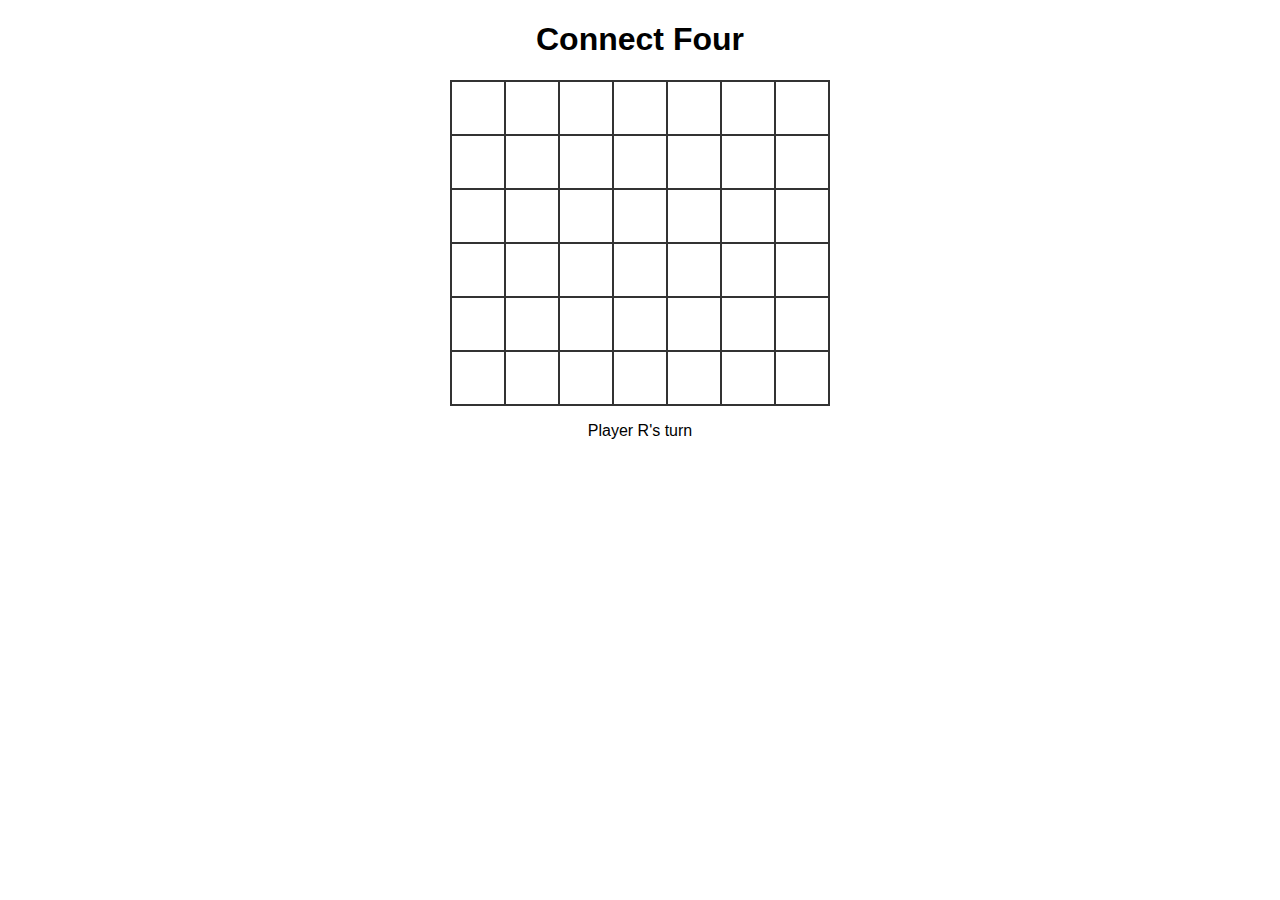
<file: games/connect four/index.html>
<!DOCTYPE html>
<html lang="en">
<head>
  <meta charset="UTF-8">
  <title>Connect Four</title>
  <style>
    body { font-family: Arial; text-align: center; margin-top: 20px; }
    table { border-collapse: collapse; margin: 0 auto; }
    td {
      width: 50px;
      height: 50px;
      border: 2px solid #333;
      vertical-align: middle;
      text-align: center;
      font-size: 1.5em;
      cursor: pointer;
    }
  </style>
</head>
<body>
  <h1>Connect Four</h1>
  <table id="board"></table>
  <p id="message"></p>
  <script>
    const ROWS = 6, COLS = 7;
    let board = Array.from({ length: ROWS }, () => Array(COLS).fill(''));
    let currentPlayer = 'R';
    const messageEl = document.getElementById('message');
    const table = document.getElementById('board');

    function createBoard() {
      table.innerHTML = '';
      for (let r = 0; r < ROWS; r++) {
        const row = document.createElement('tr');
        for (let c = 0; c < COLS; c++) {
          const cell = document.createElement('td');
          cell.dataset.col = c;
          cell.dataset.row = r;
          cell.innerText = board[r][c];
          cell.addEventListener('click', () => dropPiece(c));
          row.appendChild(cell);
        }
        table.appendChild(row);
      }
    }

    function dropPiece(col) {
      for (let r = ROWS - 1; r >= 0; r--) {
        if (board[r][col] === '') {
          board[r][col] = currentPlayer;
          if (checkWin(r, col)) {
            messageEl.innerText = "Player " + currentPlayer + " wins!";
            // Optionally remove further click events
          } else {
            currentPlayer = currentPlayer === 'R' ? 'Y' : 'R';
            messageEl.innerText = "Player " + currentPlayer + "'s turn";
          }
          createBoard();
          break;
        }
      }
    }

    function checkWin(row, col) {
      const directions = [
        { dr: 0, dc: 1 },
        { dr: 1, dc: 0 },
        { dr: 1, dc: 1 },
        { dr: 1, dc: -1 }
      ];
      const player = board[row][col];
      for (let { dr, dc } of directions) {
        let count = 1;
        for (let d = 1; d < 4; d++) {
          let r = row + dr * d, c = col + dc * d;
          if (r >= 0 && r < ROWS && c >= 0 && c < COLS && board[r][c] === player) count++;
          else break;
        }
        for (let d = 1; d < 4; d++) {
          let r = row - dr * d, c = col - dc * d;
          if (r >= 0 && r < ROWS && c >= 0 && c < COLS && board[r][c] === player) count++;
          else break;
        }
        if (count >= 4) return true;
      }
      return false;
    }

    createBoard();
    messageEl.innerText = "Player " + currentPlayer + "'s turn";
  </script>
</body>
</html>
</file>
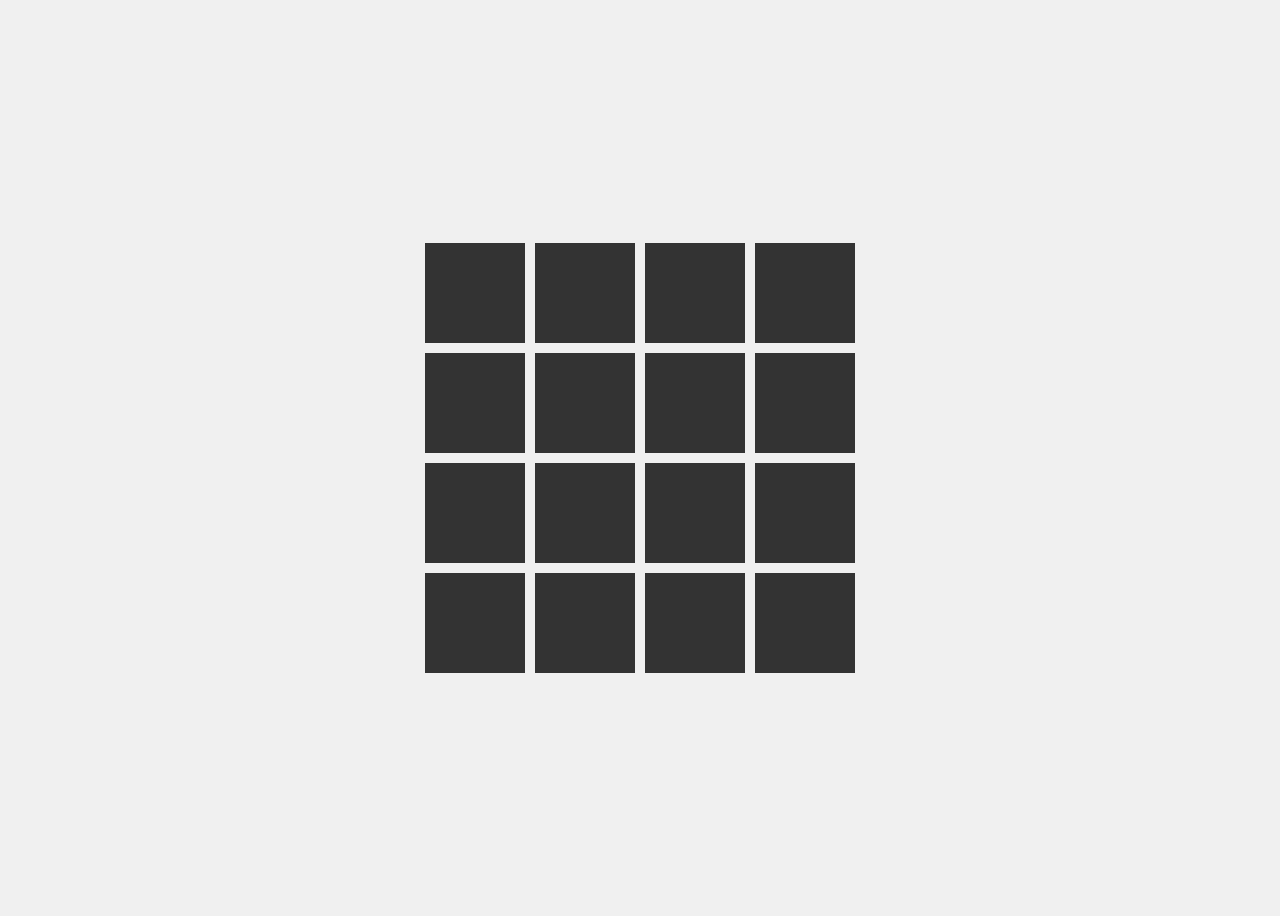
<file: games/memory/index.html>
<!DOCTYPE html>
<html lang="en">
<head>
  <meta charset="UTF-8">
  <title>Memory Game</title>
  <style>
    body {
      font-family: Arial, sans-serif;
      display: flex;
      justify-content: center;
      align-items: center;
      height: 100vh;
      background: #f0f0f0;
    }
    #game {
      display: grid;
      grid-template-columns: repeat(4, 100px);
      grid-gap: 10px;
    }
    .card {
      width: 100px;
      height: 100px;
      background: #333;
      color: white;
      font-size: 2em;
      display: flex;
      justify-content: center;
      align-items: center;
      cursor: pointer;
    }
    .card.flipped {
      background: #fff;
      color: #333;
    }
  </style>
</head>
<body>
  <div id="game"></div>
  <script>
    const symbols = ['A', 'B', 'C', 'D', 'E', 'F', 'G', 'H'];
    // Duplicate and shuffle
    let deck = symbols.concat(symbols).sort(() => Math.random() - 0.5);
    const gameDiv = document.getElementById('game');
    let flippedCards = [];

    deck.forEach((symbol, index) => {
      const card = document.createElement('div');
      card.className = 'card';
      card.dataset.symbol = symbol;
      card.dataset.index = index;
      card.addEventListener('click', flipCard);
      gameDiv.appendChild(card);
    });

    function flipCard() {
      if (this.classList.contains('flipped') || flippedCards.length === 2) return;
      this.classList.add('flipped');
      this.innerText = this.dataset.symbol;
      flippedCards.push(this);
      if (flippedCards.length === 2) {
        setTimeout(checkMatch, 800);
      }
    }

    function checkMatch() {
      const [card1, card2] = flippedCards;
      if (card1.dataset.symbol !== card2.dataset.symbol) {
        card1.classList.remove('flipped');
        card1.innerText = '';
        card2.classList.remove('flipped');
        card2.innerText = '';
      }
      flippedCards = [];
    }
  </script>
</body>
</html>
</file>
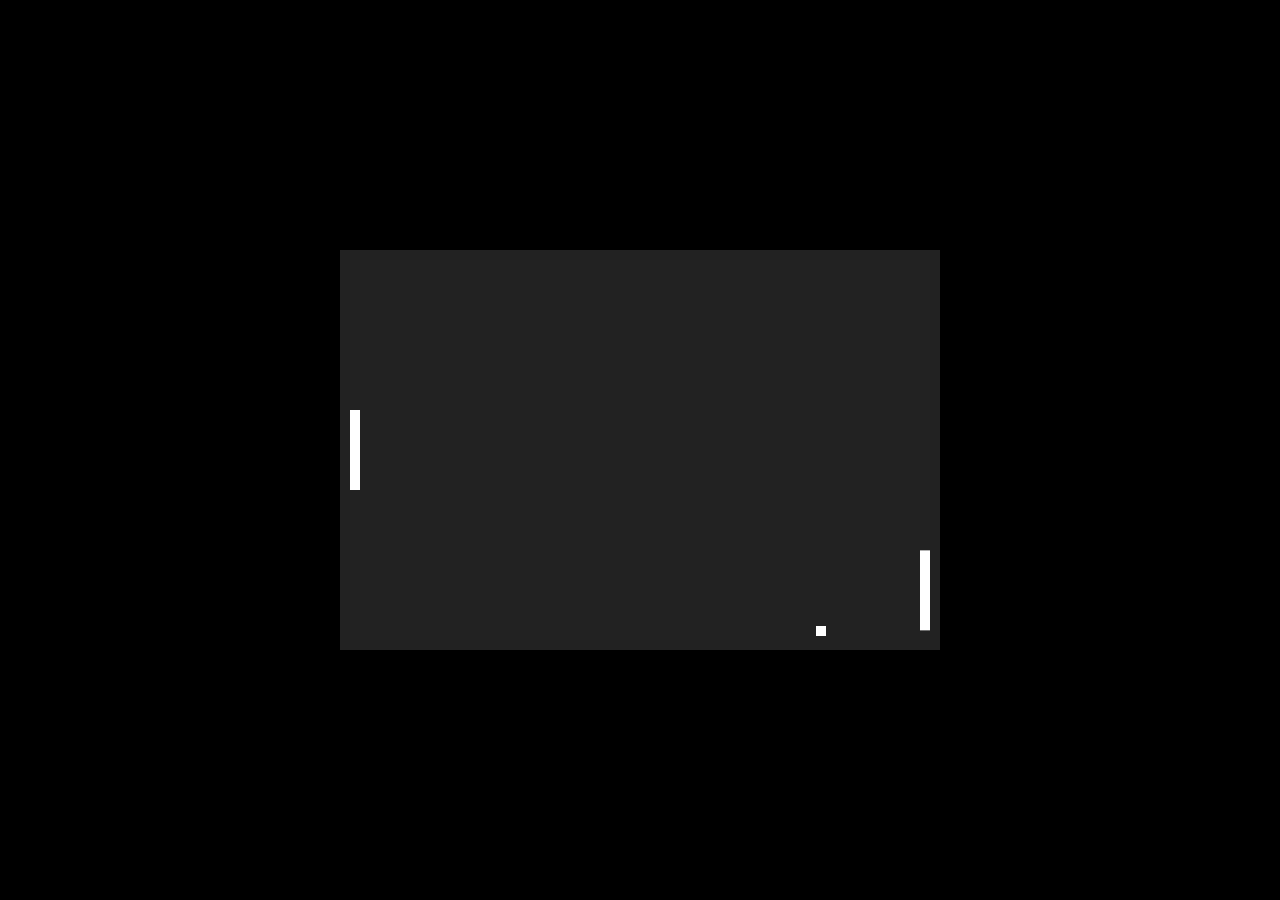
<file: games/pong/index.html>
<!DOCTYPE html>
<html lang="en">
<head>
  <meta charset="UTF-8">
  <title>Pong Game</title>
  <style>
    body {
      margin: 0;
      background: #000;
      display: flex;
      justify-content: center;
      align-items: center;
      height: 100vh;
    }
    canvas { background: #222; }
  </style>
</head>
<body>
  <canvas id="pong" width="600" height="400"></canvas>
  <script>
    const canvas = document.getElementById('pong');
    const ctx = canvas.getContext('2d');

    const paddleWidth = 10, paddleHeight = 80, ballSize = 10;
    let leftPaddle = { x: 10, y: canvas.height / 2 - paddleHeight / 2 };
    let rightPaddle = { x: canvas.width - 20, y: canvas.height / 2 - paddleHeight / 2 };
    let ball = { x: canvas.width / 2, y: canvas.height / 2, vx: 4, vy: 4 };

    // Move left paddle with mouse
    document.addEventListener('mousemove', e => {
      const rect = canvas.getBoundingClientRect();
      leftPaddle.y = e.clientY - rect.top - paddleHeight / 2;
    });

    function gameLoop() {
      update();
      draw();
      requestAnimationFrame(gameLoop);
    }

    function update() {
      ball.x += ball.vx;
      ball.y += ball.vy;
      // Bounce off top and bottom
      if (ball.y <= 0 || ball.y + ballSize >= canvas.height) ball.vy *= -1;
      // Bounce off paddles
      if (
        ball.x <= leftPaddle.x + paddleWidth &&
        ball.y + ballSize > leftPaddle.y &&
        ball.y < leftPaddle.y + paddleHeight
      ) {
        ball.vx *= -1;
      }
      if (
        ball.x + ballSize >= rightPaddle.x &&
        ball.y + ballSize > rightPaddle.y &&
        ball.y < rightPaddle.y + paddleHeight
      ) {
        ball.vx *= -1;
      }
      // Simple AI for right paddle
      rightPaddle.y += ((ball.y - (rightPaddle.y + paddleHeight / 2))) * 0.1;
      // Reset if out of bounds
      if (ball.x < 0 || ball.x > canvas.width) {
        ball.x = canvas.width / 2;
        ball.y = canvas.height / 2;
        ball.vx = -ball.vx;
      }
    }

    function draw() {
      ctx.fillStyle = '#222';
      ctx.fillRect(0, 0, canvas.width, canvas.height);
      ctx.fillStyle = 'white';
      ctx.fillRect(leftPaddle.x, leftPaddle.y, paddleWidth, paddleHeight);
      ctx.fillRect(rightPaddle.x, rightPaddle.y, paddleWidth, paddleHeight);
      ctx.fillRect(ball.x, ball.y, ballSize, ballSize);
    }

    gameLoop();
  </script>
</body>
</html>
</file>
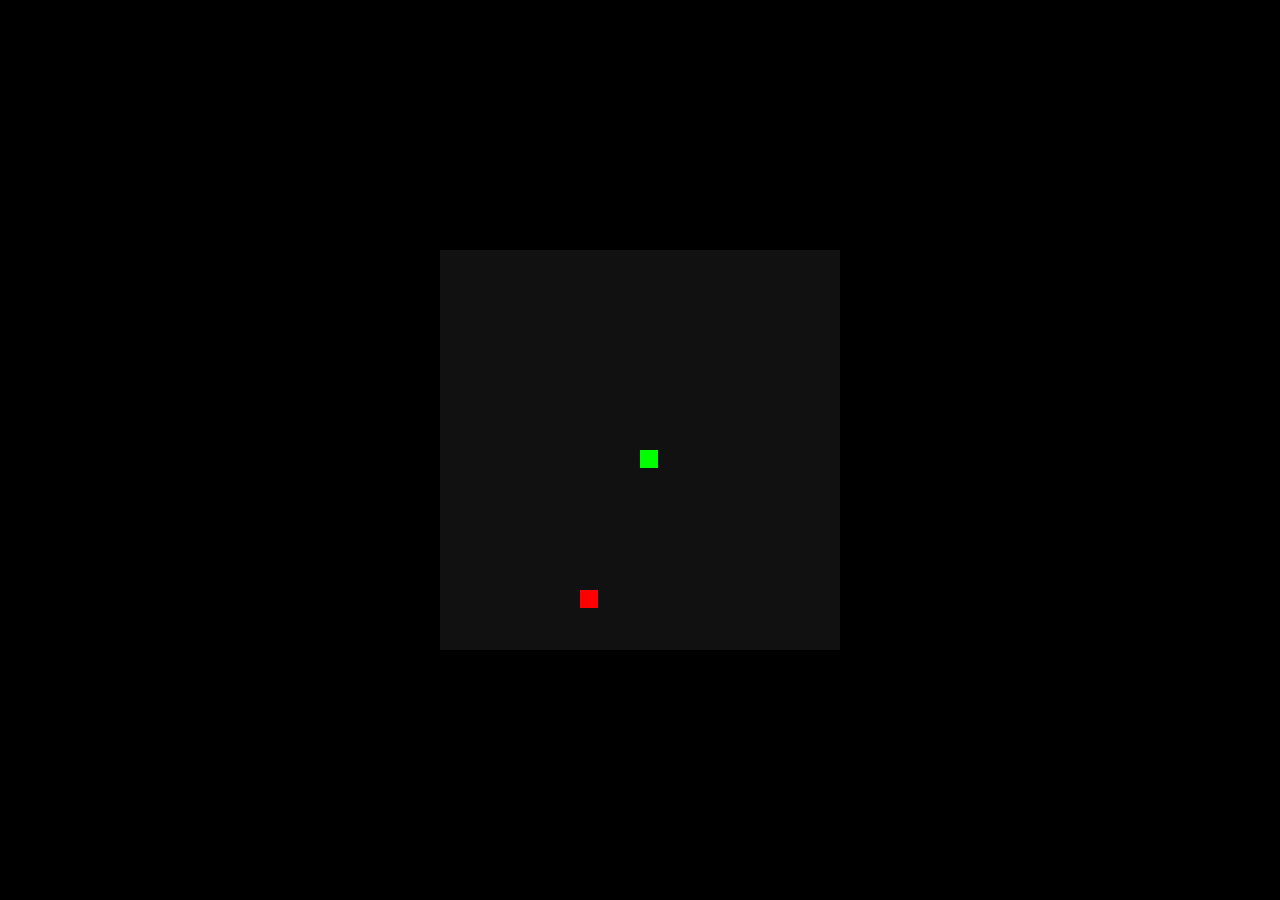
<file: games/snake/index.html>
<!DOCTYPE html>
<html lang="en">
<head>
  <meta charset="UTF-8">
  <title>Snake Game</title>
  <style>
    body {
      margin: 0;
      background: #000;
      display: flex;
      justify-content: center;
      align-items: center;
      height: 100vh;
    }
    canvas { background: #111; }
  </style>
</head>
<body>
  <canvas id="game" width="400" height="400"></canvas>
  <script>
    const canvas = document.getElementById('game');
    const ctx = canvas.getContext('2d');
    const gridSize = 20;
    const tileCount = canvas.width / gridSize;
    let snake = [{ x: 10, y: 10 }];
    let vx = 0, vy = 0;
    let food = { x: Math.floor(Math.random() * tileCount), y: Math.floor(Math.random() * tileCount) };

    function gameLoop() {
      requestAnimationFrame(gameLoop);
      // Move snake
      const head = { x: snake[0].x + vx, y: snake[0].y + vy };
      head.x = (head.x + tileCount) % tileCount;
      head.y = (head.y + tileCount) % tileCount;
      snake.unshift(head);

      // Check food collision
      if (head.x === food.x && head.y === food.y) {
        food = { x: Math.floor(Math.random() * tileCount), y: Math.floor(Math.random() * tileCount) };
      } else {
        snake.pop();
      }

      // Draw
      ctx.fillStyle = '#111';
      ctx.fillRect(0, 0, canvas.width, canvas.height);
      ctx.fillStyle = 'lime';
      snake.forEach(part => ctx.fillRect(part.x * gridSize, part.y * gridSize, gridSize - 2, gridSize - 2));
      ctx.fillStyle = 'red';
      ctx.fillRect(food.x * gridSize, food.y * gridSize, gridSize - 2, gridSize - 2);
    }

    document.addEventListener('keydown', e => {
      switch (e.key) {
        case 'ArrowUp': if (vy === 0) { vx = 0; vy = -1; } break;
        case 'ArrowDown': if (vy === 0) { vx = 0; vy = 1; } break;
        case 'ArrowLeft': if (vx === 0) { vx = -1; vy = 0; } break;
        case 'ArrowRight': if (vx === 0) { vx = 1; vy = 0; } break;
      }
    });
    gameLoop();
  </script>
</body>
</html>
</file>
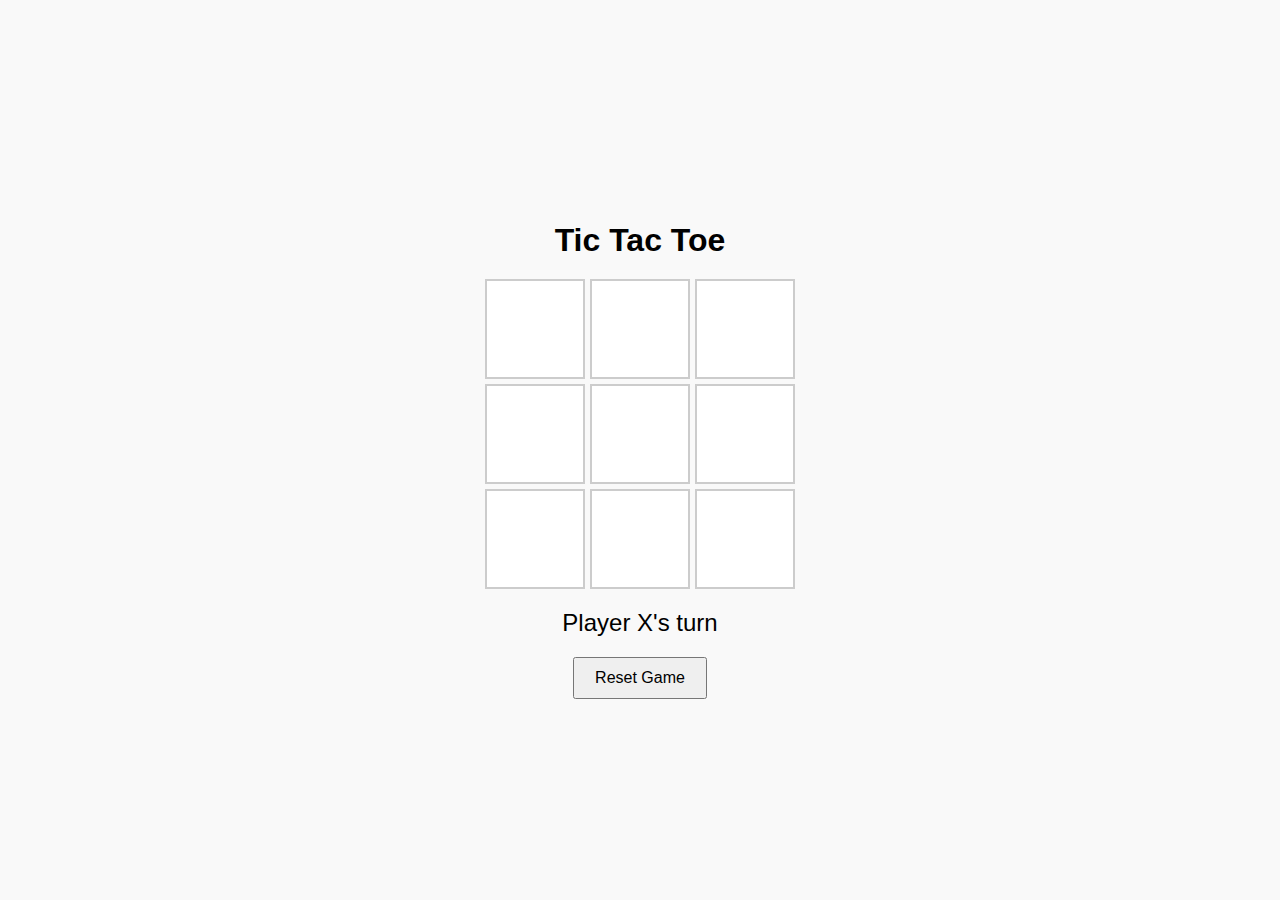
<file: games/tic tac/index.html>
<!DOCTYPE html>
<html lang="en">
<head>
  <meta charset="UTF-8">
  <title>Tic Tac Toe Game</title>
  <style>
    /* Basic reset and body styling */
    * {
      box-sizing: border-box;
    }
    body {
      font-family: Arial, sans-serif;
      background: #f9f9f9;
      margin: 0;
      display: flex;
      justify-content: center;
      align-items: center;
      height: 100vh;
    }
    .container {
      text-align: center;
    }
    h1 {
      margin-bottom: 20px;
    }
    /* Grid for the game board */
    #board {
      display: grid;
      grid-template-columns: repeat(3, 100px);
      gap: 5px;
      margin: 0 auto;
    }
    .cell {
      background: #fff;
      border: 2px solid #ccc;
      height: 100px;
      display: flex;
      justify-content: center;
      align-items: center;
      font-size: 2em;
      cursor: pointer;
      transition: background 0.2s;
    }
    .cell:hover {
      background: #f0f0f0;
    }
    #message {
      margin-top: 20px;
      font-size: 1.5em;
    }
    button {
      padding: 10px 20px;
      font-size: 1em;
      margin-top: 20px;
      cursor: pointer;
    }
  </style>
</head>
<body>
  <div class="container">
    <h1>Tic Tac Toe</h1>
    <div id="board"></div>
    <div id="message"></div>
    <button id="resetBtn">Reset Game</button>
  </div>

  <script>
    // Get references to DOM elements
    const boardElement = document.getElementById('board');
    const messageElement = document.getElementById('message');
    const resetBtn = document.getElementById('resetBtn');

    // Game state variables
    let board = ['', '', '', '', '', '', '', '', ''];
    let currentPlayer = 'X';
    let gameActive = true;

    // Winning combinations
    const winningConditions = [
      [0, 1, 2],
      [3, 4, 5],
      [6, 7, 8],
      [0, 3, 6],
      [1, 4, 7],
      [2, 5, 8],
      [0, 4, 8],
      [2, 4, 6]
    ];

    // Function to initialize and render the board
    function createBoard() {
      boardElement.innerHTML = '';
      board.forEach((cell, index) => {
        const cellElement = document.createElement('div');
        cellElement.classList.add('cell');
        cellElement.dataset.index = index;
        cellElement.innerText = cell;
        cellElement.addEventListener('click', handleCellClick);
        boardElement.appendChild(cellElement);
      });
    }

    // Handler for cell clicks
    function handleCellClick(e) {
      const index = e.target.dataset.index;
      
      // Ignore click if cell is already filled or game is over
      if (board[index] !== '' || !gameActive) return;
      
      // Set cell for current player and update UI
      board[index] = currentPlayer;
      e.target.innerText = currentPlayer;
      
      // Check if the move resulted in a win or a tie
      checkResult();

      // Switch player if game is still active
      if (gameActive) {
        currentPlayer = currentPlayer === 'X' ? 'O' : 'X';
        messageElement.innerText = "Player " + currentPlayer + "'s turn";
      }
    }

    // Function to check for win or tie conditions
    function checkResult() {
      let roundWon = false;
      for (let condition of winningConditions) {
        const [a, b, c] = condition;
        if (board[a] === '' || board[b] === '' || board[c] === '') {
          continue;
        }
        if (board[a] === board[b] && board[b] === board[c]) {
          roundWon = true;
          break;
        }
      }
      if (roundWon) {
        messageElement.innerText = "Player " + currentPlayer + " wins!";
        gameActive = false;
        return;
      }
      // Check for tie (if board is full)
      if (!board.includes('')) {
        messageElement.innerText = "It's a tie!";
        gameActive = false;
      }
    }

    // Reset the game to the initial state
    function resetGame() {
      board = ['', '', '', '', '', '', '', '', ''];
      gameActive = true;
      currentPlayer = 'X';
      messageElement.innerText = "Player " + currentPlayer + "'s turn";
      createBoard();
    }

    // Add event listener for reset button
    resetBtn.addEventListener('click', resetGame);

    // Initialize the game on page load
    resetGame();
  </script>
</body>
</html>
</file>
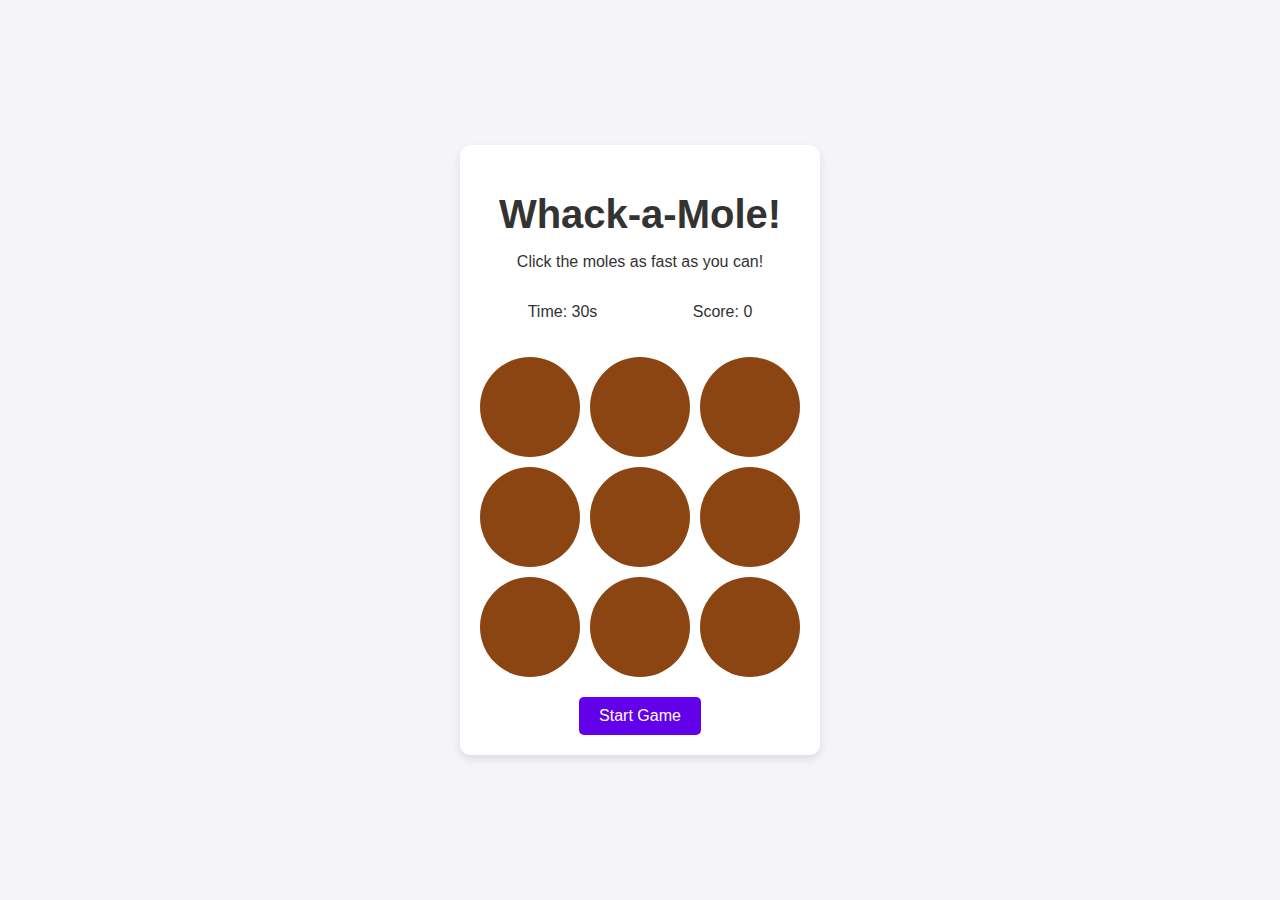
<file: games/whack-a-mole/index.html>
<!DOCTYPE html>
<html lang="en">
<head>
  <meta charset="UTF-8">
  <meta name="viewport" content="width=device-width, initial-scale=1.0">
  <title>Whack-a-Mole Game</title>
  <link rel="stylesheet" href="styles.css">
</head>
<body>
  <div class="game-container">
    <h1>Whack-a-Mole!</h1>
    <p>Click the moles as fast as you can!</p>
    <div class="stats">
      <p>Time: <span id="timer">30</span>s</p>
      <p>Score: <span id="score">0</span></p>
    </div>
    <div class="grid" id="grid"></div>
    <button id="start-button">Start Game</button>
  </div>
  <script src="script.js"></script>
</body>
</html>
</file>
<file: games/whack-a-mole/styles.css>
body {
  font-family: Arial, sans-serif;
  background-color: #f4f4f9;
  color: #333;
  display: flex;
  justify-content: center;
  align-items: center;
  height: 100vh;
  margin: 0;
}

.game-container {
  text-align: center;
  background-color: #fff;
  padding: 20px;
  border-radius: 10px;
  box-shadow: 0 4px 8px rgba(0, 0, 0, 0.1);
}

h1 {
  font-size: 2.5rem;
  margin-bottom: 10px;
}

.stats {
  display: flex;
  justify-content: space-around;
  margin-bottom: 20px;
}

.grid {
  display: grid;
  grid-template-columns: repeat(3, 100px);
  grid-gap: 10px;
  justify-content: center;
}

.hole {
  width: 100px;
  height: 100px;
  background-color: #8b4513;
  border-radius: 50%;
  position: relative;
  overflow: hidden;
}

.mole {
  width: 80px;
  height: 80px;
  background-color: #654321;
  border-radius: 50%;
  position: absolute;
  bottom: -80px;
  left: 10px;
  cursor: pointer;
  transition: bottom 0.3s;
}

.mole.up {
  bottom: 10px;
}

#start-button {
  margin-top: 20px;
  padding: 10px 20px;
  font-size: 1rem;
  background-color: #6200ea;
  color: white;
  border: none;
  border-radius: 5px;
  cursor: pointer;
  transition: background-color 0.3s;
}

#start-button:hover {
  background-color: #3700b3;
}
</file>
